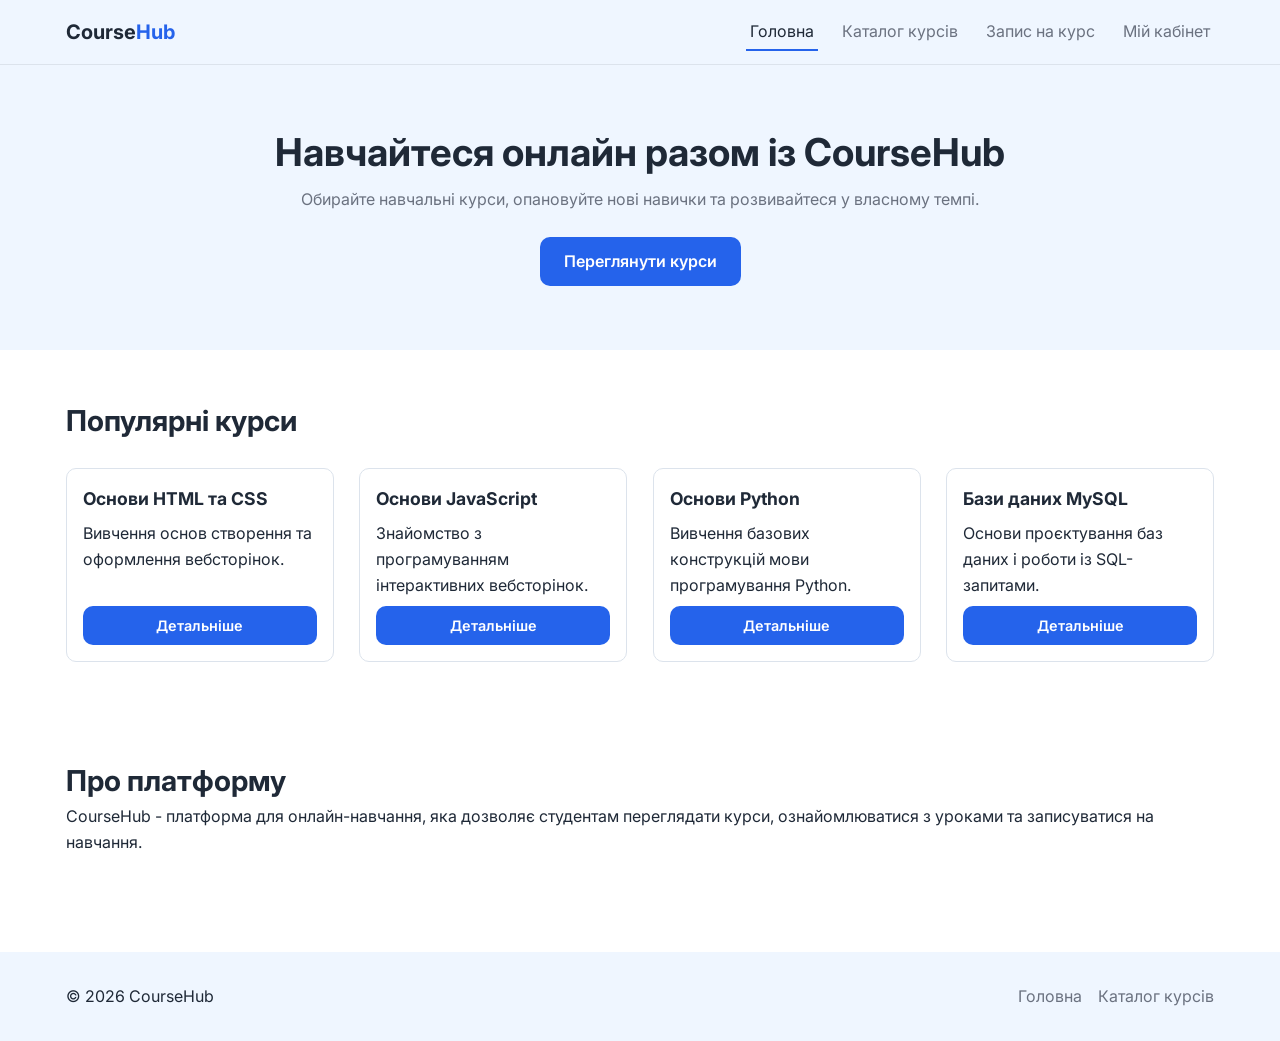
<file: src/index.html>
<!DOCTYPE html>
<html lang="uk">
<head>
    <meta charset="UTF-8">
    <meta name="viewport" content="width=device-width, initial-scale=1">
    <title>CourseHub - платформа онлайн-курсів</title>
    <link rel="stylesheet" href="css/style.css">
</head>
<body>
    <header class="header">
        <div class="container header__inner">
            <a class="logo" href="index.html">Course<span>Hub</span></a>

            <nav class="nav" aria-label="Головне меню">
                <ul class="nav__list">
                    <li>
                        <a class="nav__link nav__link--active"
                           href="index.html" aria-current="page">Головна</a>
                    </li>
                    <li>
                        <a class="nav__link"
                           href="pages/courses.html">Каталог курсів</a>
                    </li>
                    <li>
                        <a class="nav__link"
                           href="pages/enroll.html">Запис на курс</a>
                    </li>
                    <li>
                        <a class="nav__link"
                           href="pages/profile.html">Мій кабінет</a>
                    </li>
                </ul>
            </nav>
        </div>
    </header>

    <main>
        <section class="hero">
            <div class="container">
                <h1 class="hero__title">Навчайтеся онлайн разом із CourseHub</h1>
                <p class="hero__text">
                    Обирайте навчальні курси, опановуйте нові навички
                    та розвивайтеся у власному темпі.
                </p>
                <a class="btn" href="pages/courses.html">Переглянути курси</a>
            </div>
        </section>

        <section class="section container" aria-labelledby="popular-title">
            <h2 class="section__title" id="popular-title">Популярні курси</h2>

            <div class="cards">
                <article class="card">
                    <h3 class="card__title">Основи HTML та CSS</h3>
                    <p>Вивчення основ створення та оформлення вебсторінок.</p>
                    <a class="btn btn--sm" href="pages/courses.html">Детальніше</a>
                </article>

                <article class="card">
                    <h3 class="card__title">Основи JavaScript</h3>
                    <p>Знайомство з програмуванням інтерактивних вебсторінок.</p>
                    <a class="btn btn--sm" href="pages/courses.html">Детальніше</a>
                </article>

                <article class="card">
                    <h3 class="card__title">Основи Python</h3>
                    <p>Вивчення базових конструкцій мови програмування Python.</p>
                    <a class="btn btn--sm" href="pages/courses.html">Детальніше</a>
                </article>

                <article class="card">
                    <h3 class="card__title">Бази даних MySQL</h3>
                    <p>Основи проєктування баз даних і роботи із SQL-запитами.</p>
                    <a class="btn btn--sm" href="pages/courses.html">Детальніше</a>
                </article>
            </div>
        </section>

        <aside class="section container">
            <h2>Про платформу</h2>
            <p>
                CourseHub - платформа для онлайн-навчання, яка дозволяє
                студентам переглядати курси, ознайомлюватися з уроками
                та записуватися на навчання.
            </p>
        </aside>
    </main>

    <footer class="footer">
        <div class="container footer__inner">
            <p>© 2026 CourseHub</p>
            <ul class="footer__list">
                <li><a href="index.html">Головна</a></li>
                <li><a href="pages/courses.html">Каталог курсів</a></li>
            </ul>
        </div>
    </footer>
</body>
</html>
</file>
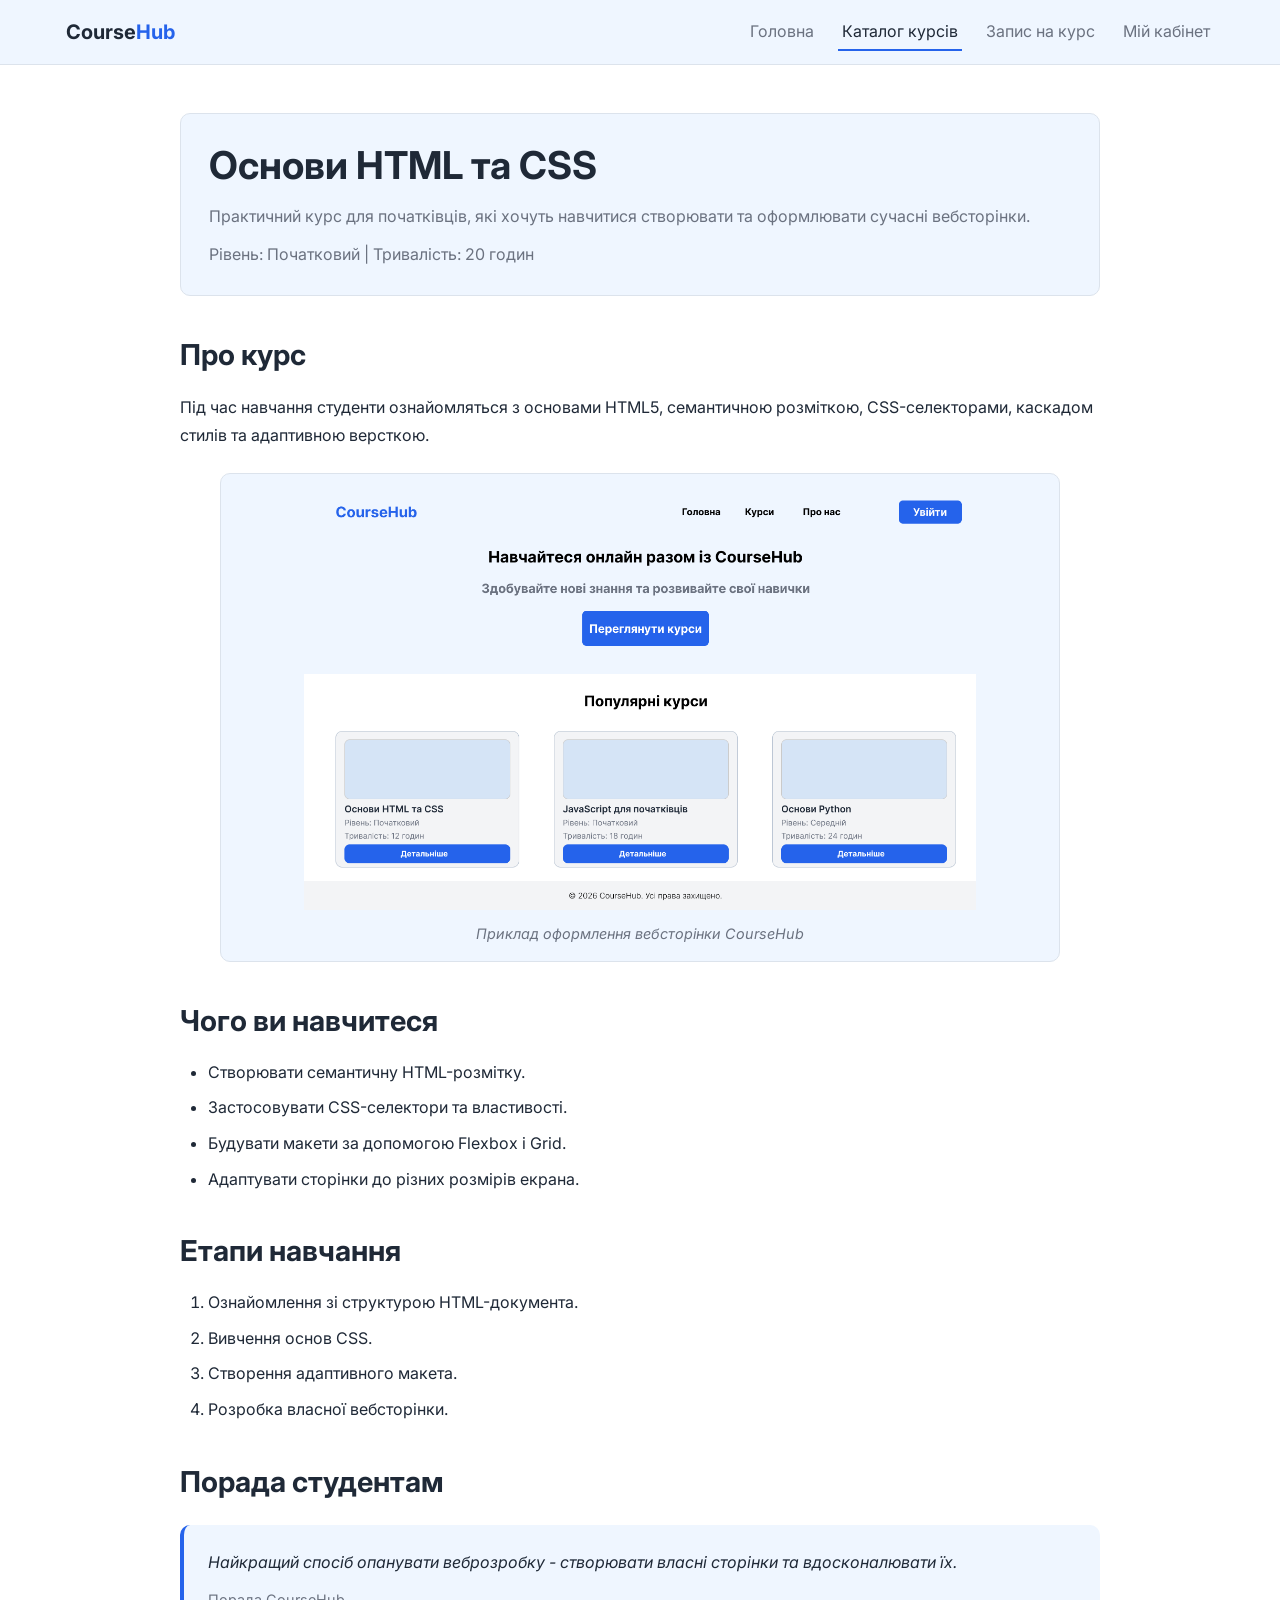
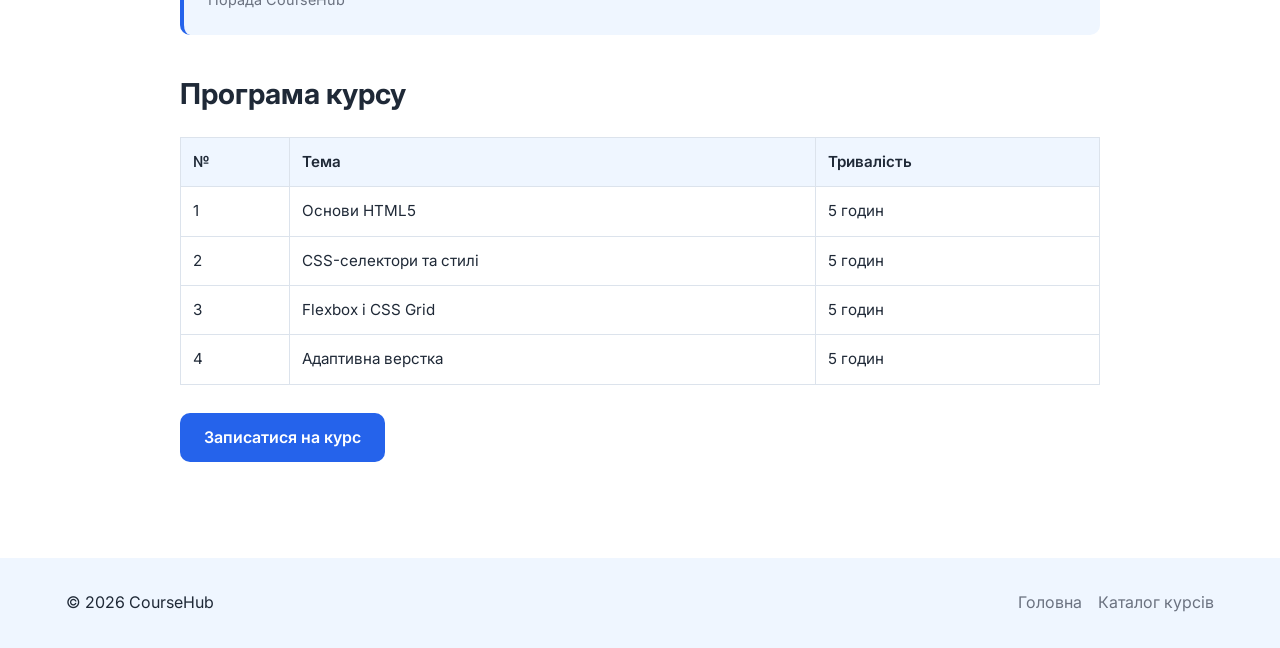
<file: src/pages/course.html>
<!DOCTYPE html>
<html lang="uk">
<head>
    <meta charset="UTF-8">
    <meta name="viewport" content="width=device-width, initial-scale=1">
    <title>Основи HTML та CSS - CourseHub</title>
    <link rel="stylesheet" href="../css/style.css">

    <style>
        .course-detail__header {
            border: 1px solid var(--color-border);
        }
    </style>
</head>
<body>
    <header class="header">
        <div class="container header__inner">
            <a class="logo" href="../index.html">Course<span>Hub</span></a>

            <nav class="nav" aria-label="Головне меню">
                <ul class="nav__list">
                    <li>
                        <a class="nav__link" href="../index.html">Головна</a>
                    </li>
                    <li>
                        <a class="nav__link nav__link--active"
                           href="courses.html" aria-current="page">Каталог курсів</a>
                    </li>
                    <li>
                        <a class="nav__link" href="enroll.html">Запис на курс</a>
                    </li>
                    <li>
                        <a class="nav__link" href="profile.html">Мій кабінет</a>
                    </li>
                </ul>
            </nav>
        </div>
    </header>

<main class="container">
    <article class="section course-detail">

        <header class="course-detail__header">
            <h1>Основи HTML та CSS</h1>
            <p>
                Практичний курс для початківців, які хочуть навчитися
                створювати та оформлювати сучасні вебсторінки.
            </p>
            <p>Рівень: Початковий | Тривалість: 20 годин</p>
        </header>

        <section class="course-detail__section">
            <h2>Про курс</h2>
            <p>
                Під час навчання студенти ознайомляться з основами
                HTML5, семантичною розміткою, CSS-селекторами,
                каскадом стилів та адаптивною версткою.
            </p>

            <figure class="course-detail__figure">
                <img
                    src="../assets/img/course-preview.png"
                    alt="Приклад вебсторінки освітньої платформи CourseHub"
                    width="1280"
                    loading="lazy"
                >
                <figcaption style="font-style: italic;">
                    Приклад оформлення вебсторінки CourseHub
                </figcaption>
            </figure>
        </section>

        <section class="course-detail__section">
            <h2>Чого ви навчитеся</h2>

            <ul>
                <li>Створювати семантичну HTML-розмітку.</li>
                <li>Застосовувати CSS-селектори та властивості.</li>
                <li>Будувати макети за допомогою Flexbox і Grid.</li>
                <li>Адаптувати сторінки до різних розмірів екрана.</li>
            </ul>
        </section>

        <section class="course-detail__section">
            <h2>Етапи навчання</h2>

            <ol>
                <li>Ознайомлення зі структурою HTML-документа.</li>
                <li>Вивчення основ CSS.</li>
                <li>Створення адаптивного макета.</li>
                <li>Розробка власної вебсторінки.</li>
            </ol>
        </section>

        <section class="course-detail__section">
            <h2>Порада студентам</h2>

            <blockquote>
                <p>
                    Найкращий спосіб опанувати веброзробку -
                    створювати власні сторінки та вдосконалювати їх.
                </p>
                <footer>Порада CourseHub</footer>
            </blockquote>
        </section>

        <section class="course-detail__section">
            <h2>Програма курсу</h2>

            <table class="course-table">
                <thead>
                    <tr>
                        <th scope="col">№</th>
                        <th scope="col">Тема</th>
                        <th scope="col">Тривалість</th>
                    </tr>
                </thead>

                <tbody>
                    <tr>
                        <td>1</td>
                        <td>Основи HTML5</td>
                        <td>5 годин</td>
                    </tr>
                    <tr>
                        <td>2</td>
                        <td>CSS-селектори та стилі</td>
                        <td>5 годин</td>
                    </tr>
                    <tr>
                        <td>3</td>
                        <td>Flexbox і CSS Grid</td>
                        <td>5 годин</td>
                    </tr>
                    <tr>
                        <td>4</td>
                        <td>Адаптивна верстка</td>
                        <td>5 годин</td>
                    </tr>
                </tbody>
            </table>
        </section>

        <a class="btn" href="enroll.html">
            Записатися на курс
        </a>

    </article>
</main>

    <footer class="footer">
        <div class="container footer__inner">
            <p>© 2026 CourseHub</p>
            <ul class="footer__list">
                <li><a href="../index.html">Головна</a></li>
                <li><a href="courses.html">Каталог курсів</a></li>
            </ul>
        </div>
    </footer>
</body>
</html>
</file>
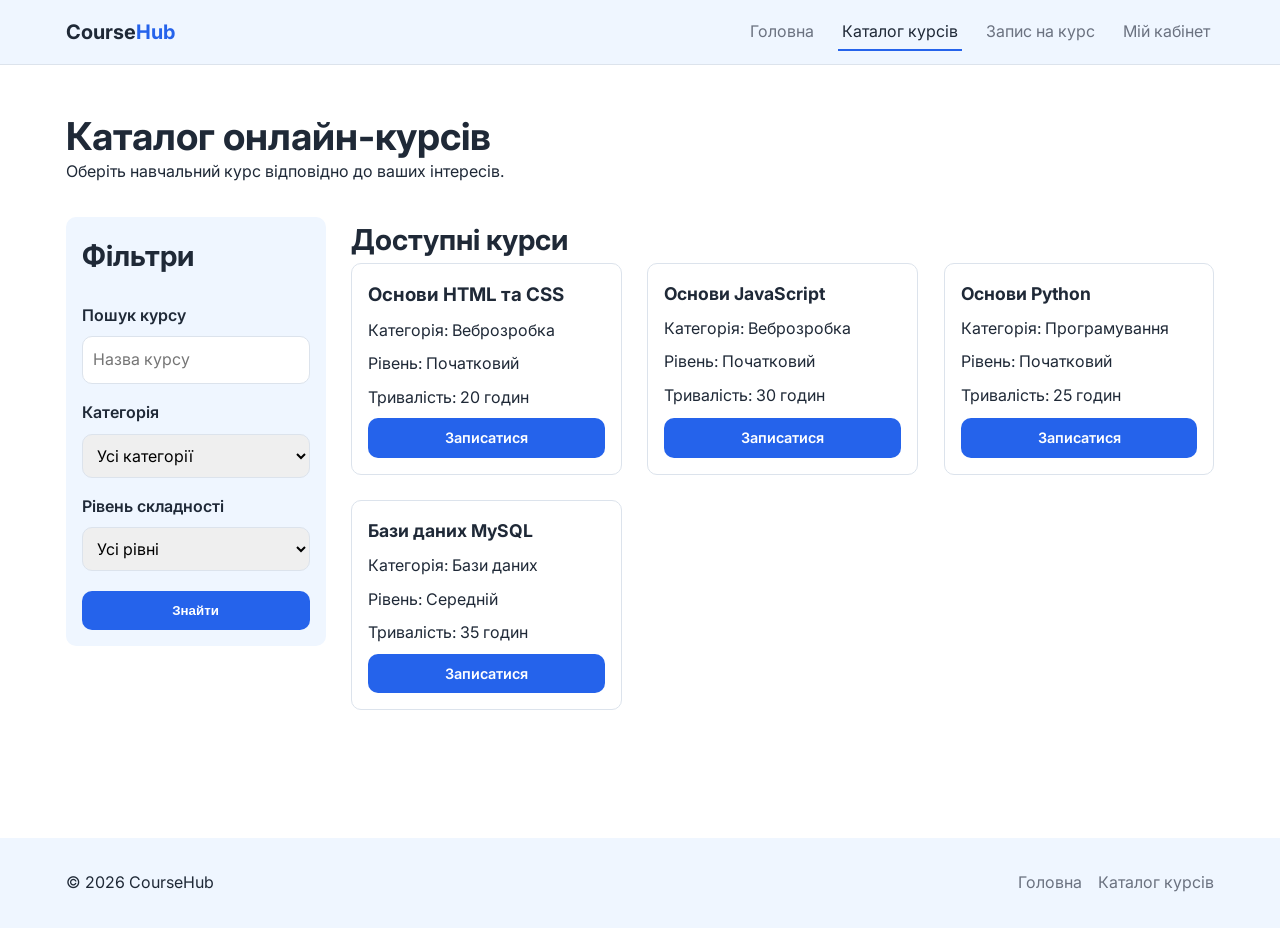
<file: src/pages/courses.html>
<!DOCTYPE html>
<html lang="uk">
<head>
    <meta charset="UTF-8">
    <meta name="viewport" content="width=device-width, initial-scale=1">
    <title>Каталог курсів - CourseHub</title>
    <link rel="stylesheet" href="../css/style.css">
</head>
<body>
    <header class="header">
        <div class="container header__inner">
            <a class="logo" href="../index.html">Course<span>Hub</span></a>

            <nav class="nav" aria-label="Головне меню">
                <ul class="nav__list">
                    <li>
                        <a class="nav__link" href="../index.html">Головна</a>
                    </li>
                    <li>
                        <a class="nav__link nav__link--active"
                           href="courses.html" aria-current="page">Каталог курсів</a>
                    </li>
                    <li>
                        <a class="nav__link" href="enroll.html">Запис на курс</a>
                    </li>
                    <li>
                        <a class="nav__link" href="profile.html">Мій кабінет</a>
                    </li>
                </ul>
            </nav>
        </div>
    </header>

    <main class="container">
        <section class="section" aria-labelledby="catalog-title">
            <h1 id="catalog-title">Каталог онлайн-курсів</h1>
            <p>Оберіть навчальний курс відповідно до ваших інтересів.</p>

            <div class="catalog">
                <aside class="catalog__filter">
                    <h2>Фільтри</h2>

                    <form action="courses.html" method="get">
                        <label for="search">Пошук курсу</label>
                        <input type="search" id="search" name="search"
                               placeholder="Назва курсу">

                        <label for="category">Категорія</label>
                        <select id="category" name="category">
                            <option value="">Усі категорії</option>
                            <option value="web">Веброзробка</option>
                            <option value="programming">Програмування</option>
                            <option value="database">Бази даних</option>
                        </select>

                        <label for="level">Рівень складності</label>
                        <select id="level" name="level">
                            <option value="">Усі рівні</option>
                            <option value="beginner">Початковий</option>
                            <option value="intermediate">Середній</option>
                            <option value="advanced">Просунутий</option>
                        </select>

                        <button class="btn" type="submit">Знайти</button>
                    </form>
                </aside>

                <section class="catalog__items" aria-labelledby="courses-title">
                    <h2 id="courses-title">Доступні курси</h2>

                    <div class="cards">
                        <article class="card">
                            <h3>
                             <a class="course-link" href="course.html">
                                Основи HTML та CSS
                              </a>
                            </h3>
                            <p>Категорія: Веброзробка</p>
                            <p>Рівень: Початковий</p>
                            <p>Тривалість: 20 годин</p>
                            <a class="btn btn--sm" href="enroll.html">Записатися</a>
                        </article>

                        <article class="card">
                            <h3 class="card__title">Основи JavaScript</h3>
                            <p>Категорія: Веброзробка</p>
                            <p>Рівень: Початковий</p>
                            <p>Тривалість: 30 годин</p>
                            <a class="btn btn--sm" href="enroll.html">Записатися</a>
                        </article>

                        <article class="card">
                            <h3 class="card__title">Основи Python</h3>
                            <p>Категорія: Програмування</p>
                            <p>Рівень: Початковий</p>
                            <p>Тривалість: 25 годин</p>
                            <a class="btn btn--sm" href="enroll.html">Записатися</a>
                        </article>

                        <article class="card">
                            <h3 class="card__title">Бази даних MySQL</h3>
                            <p>Категорія: Бази даних</p>
                            <p>Рівень: Середній</p>
                            <p>Тривалість: 35 годин</p>
                            <a class="btn btn--sm" href="enroll.html">Записатися</a>
                        </article>
                    </div>
                </section>
            </div>
        </section>
    </main>

    <footer class="footer">
        <div class="container footer__inner">
            <p>© 2026 CourseHub</p>
            <ul class="footer__list">
                <li><a href="../index.html">Головна</a></li>
                <li><a href="courses.html">Каталог курсів</a></li>
            </ul>
        </div>
    </footer>
</body>
</html>
</file>
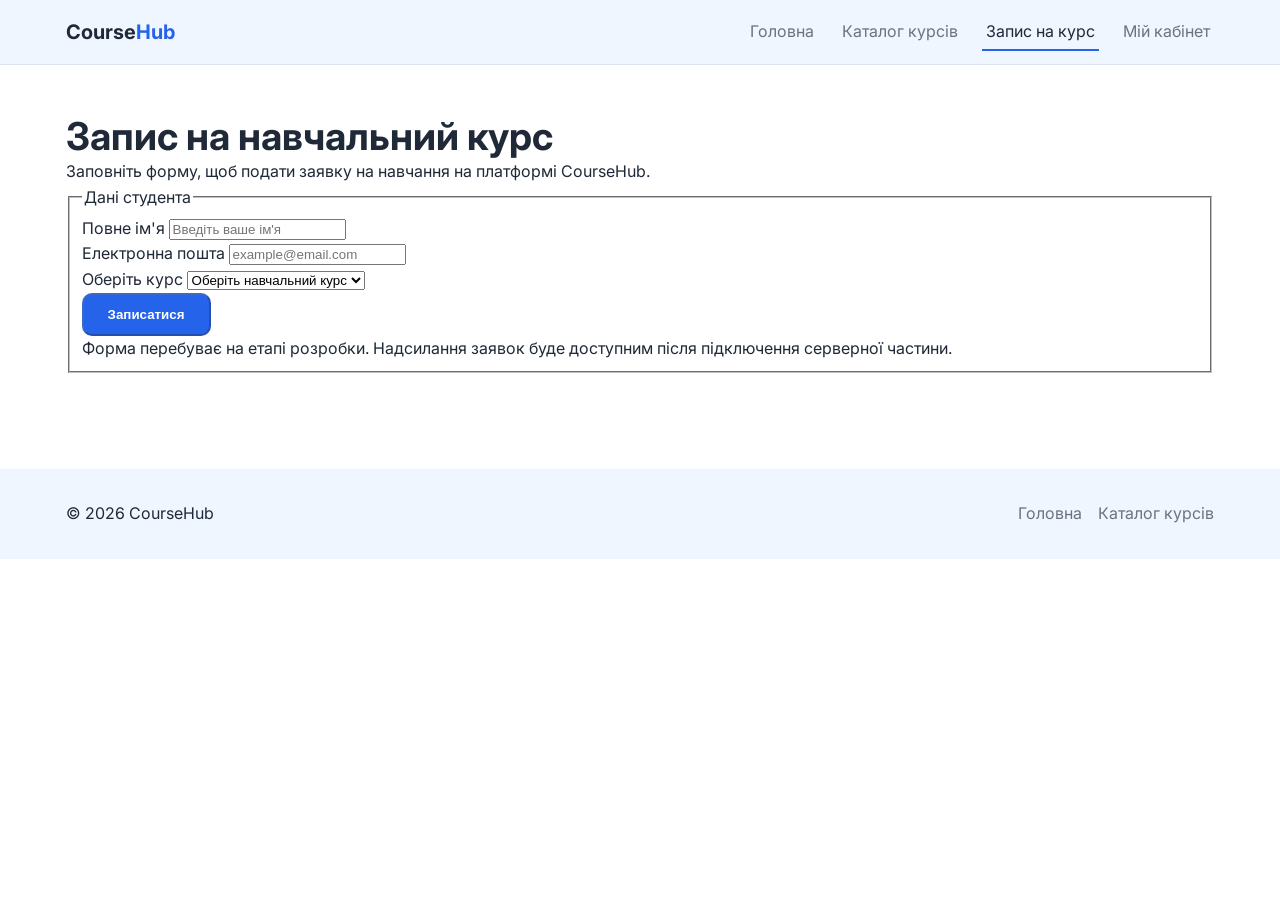
<file: src/pages/enroll.html>
<!DOCTYPE html>
<html lang="uk">
<head>
    <meta charset="UTF-8">
    <meta name="viewport" content="width=device-width, initial-scale=1">
    <title>Запис на курс - CourseHub</title>
    <link rel="stylesheet" href="../css/style.css">
</head>
<body>
    <header class="header">
        <div class="container header__inner">
            <a class="logo" href="../index.html">Course<span>Hub</span></a>

            <nav class="nav" aria-label="Головне меню">
                <ul class="nav__list">
                    <li>
                        <a class="nav__link" href="../index.html">Головна</a>
                    </li>
                    <li>
                        <a class="nav__link" href="courses.html">Каталог курсів</a>
                    </li>
                    <li>
                        <a class="nav__link nav__link--active"
                           href="enroll.html" aria-current="page">Запис на курс</a>
                    </li>
                    <li>
                        <a class="nav__link" href="profile.html">Мій кабінет</a>
                    </li>
                </ul>
            </nav>
        </div>
    </header>

    <main class="container">
        <section class="section" aria-labelledby="enroll-title">
            <h1 id="enroll-title">Запис на навчальний курс</h1>

            <p>
                Заповніть форму, щоб подати заявку на навчання
                на платформі CourseHub.
            </p>

            <form class="enroll-form" method="post">
                <fieldset>
                    <legend>Дані студента</legend>

                    <div class="form-group">
                        <label for="full-name">Повне ім'я</label>
                        <input
                            type="text"
                            id="full-name"
                            name="full_name"
                            minlength="2"
                            autocomplete="name"
                            placeholder="Введіть ваше ім'я"
                            required
                        >
                    </div>

                    <div class="form-group">
                        <label for="email">Електронна пошта</label>
                        <input
                            type="email"
                            id="email"
                            name="email"
                            autocomplete="email"
                            placeholder="example@email.com"
                            required
                        >
                    </div>

                    <div class="form-group">
                        <label for="course">Оберіть курс</label>
                        <select id="course" name="course" required>
                            <option value="">Оберіть навчальний курс</option>
                            <option value="html-css">Основи HTML та CSS</option>
                            <option value="javascript">Основи JavaScript</option>
                            <option value="python">Основи Python</option>
                            <option value="mysql">Бази даних MySQL</option>
                        </select>
                    </div>

                    <button class="btn" type="submit" disabled>
                        Записатися
                    </button>

                    <p>
                        Форма перебуває на етапі розробки.
                        Надсилання заявок буде доступним
                        після підключення серверної частини.
                    </p>
                </fieldset>
            </form>
        </section>
    </main>

    <footer class="footer">
        <div class="container footer__inner">
            <p>© 2026 CourseHub</p>
            <ul class="footer__list">
                <li><a href="../index.html">Головна</a></li>
                <li><a href="courses.html">Каталог курсів</a></li>
            </ul>
        </div>
    </footer>
</body>
</html>
</file>
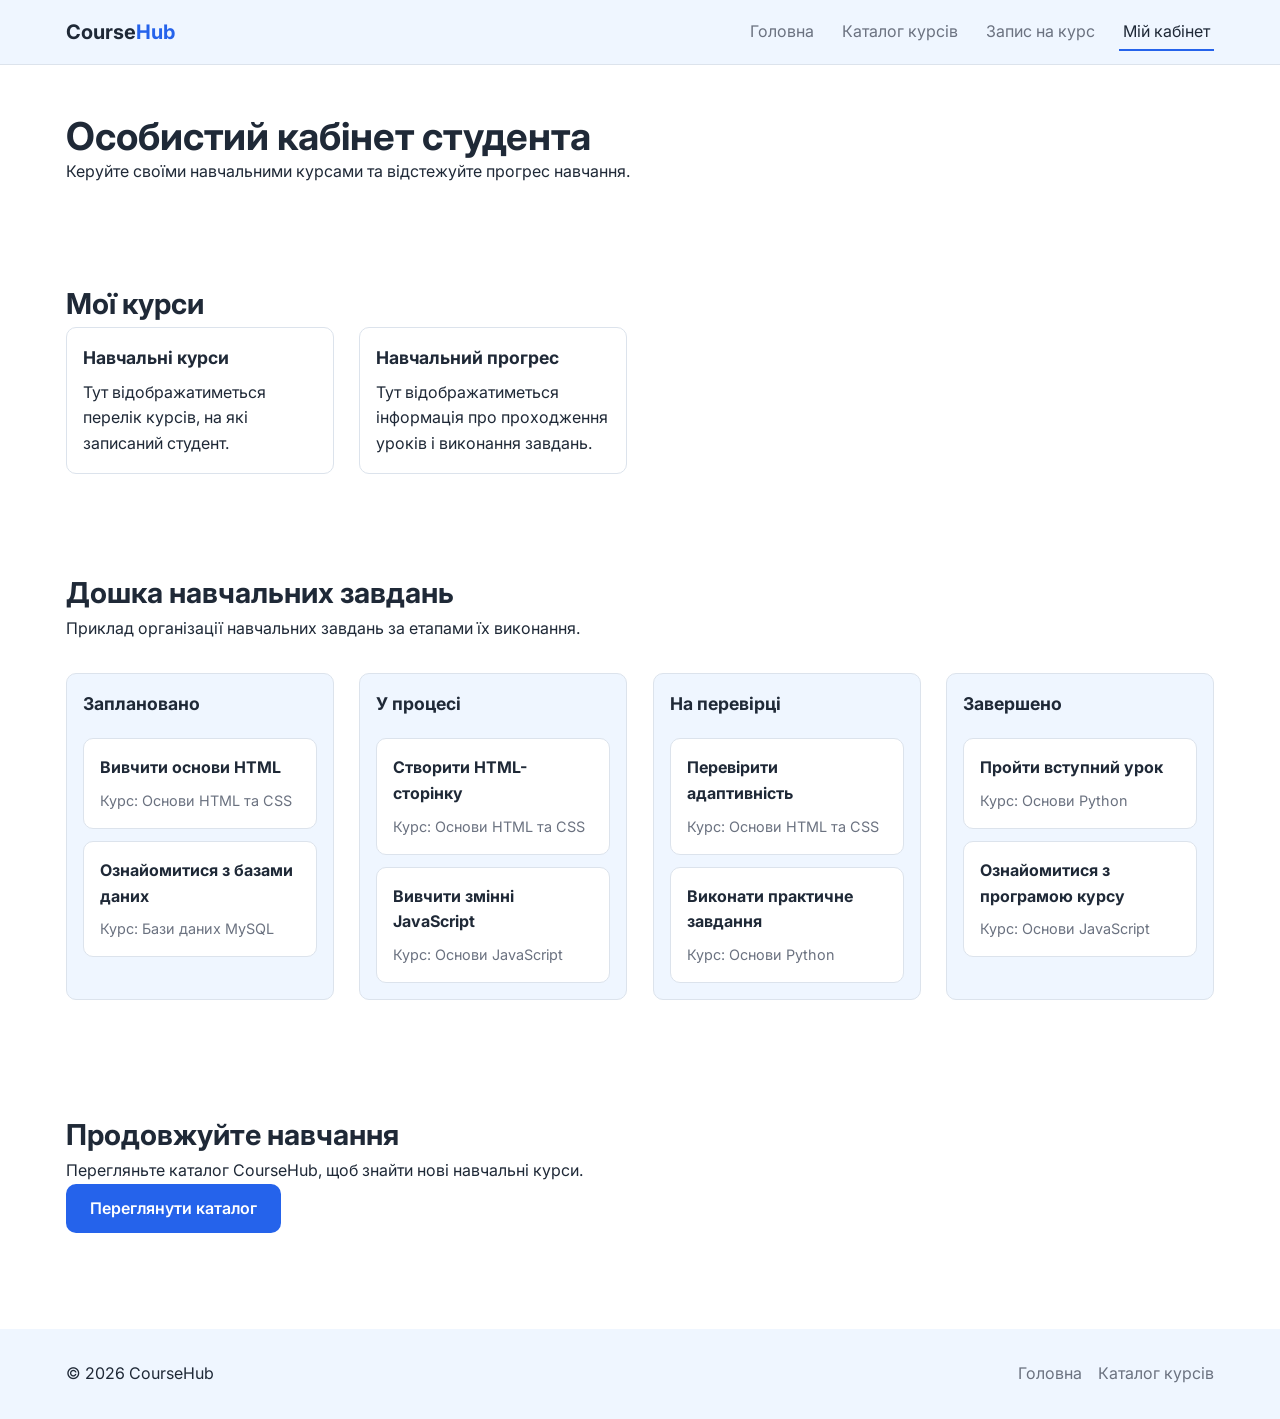
<file: src/pages/profile.html>
<!DOCTYPE html>
<html lang="uk">
<head>
    <meta charset="UTF-8">
    <meta name="viewport" content="width=device-width, initial-scale=1">
    <title>Мій кабінет - CourseHub</title>
    <link rel="stylesheet" href="../css/style.css">
</head>
<body>
    <header class="header">
        <div class="container header__inner">
            <a class="logo" href="../index.html">Course<span>Hub</span></a>

            <nav class="nav" aria-label="Головне меню">
                <ul class="nav__list">
                    <li>
                        <a class="nav__link" href="../index.html">Головна</a>
                    </li>
                    <li>
                        <a class="nav__link" href="courses.html">Каталог курсів</a>
                    </li>
                    <li>
                        <a class="nav__link" href="enroll.html">Запис на курс</a>
                    </li>
                    <li>
                        <a class="nav__link nav__link--active"
                           href="profile.html" aria-current="page">Мій кабінет</a>
                    </li>
                </ul>
            </nav>
        </div>
    </header>

    <main class="container">
        <section class="section" aria-labelledby="profile-title">
            <h1 id="profile-title">Особистий кабінет студента</h1>
            <p>
                Керуйте своїми навчальними курсами
                та відстежуйте прогрес навчання.
            </p>
        </section>

        <section class="section" aria-labelledby="my-courses-title">
            <h2 id="my-courses-title">Мої курси</h2>

            <div class="cards">
                <article class="card">
                    <h3 class="card__title">Навчальні курси</h3>
                    <p>
                        Тут відображатиметься перелік курсів,
                        на які записаний студент.
                    </p>
                </article>

                <article class="card">
                    <h3 class="card__title">Навчальний прогрес</h3>
                    <p>
                        Тут відображатиметься інформація
                        про проходження уроків і виконання завдань.
                    </p>
                </article>
            </div>
        </section>

<section class="section" aria-labelledby="board-title">
    <h2 id="board-title">Дошка навчальних завдань</h2>
    <p>
        Приклад організації навчальних завдань
        за етапами їх виконання.
    </p>

    <div class="task-board"
         role="region"
         aria-label="Дошка завдань із горизонтальним прокручуванням"
         tabindex="0">

        <div class="task-board__columns">

            <section class="task-column" aria-labelledby="planned-title">
                <h3 id="planned-title">Заплановано</h3>

                <article class="task-card">
                    <h4>Вивчити основи HTML</h4>
                    <p>Курс: Основи HTML та CSS</p>
                </article>

                <article class="task-card">
                    <h4>Ознайомитися з базами даних</h4>
                    <p>Курс: Бази даних MySQL</p>
                </article>
            </section>

            <section class="task-column" aria-labelledby="progress-title">
                <h3 id="progress-title">У процесі</h3>

                <article class="task-card">
                    <h4>Створити HTML-сторінку</h4>
                    <p>Курс: Основи HTML та CSS</p>
                </article>

                <article class="task-card">
                    <h4>Вивчити змінні JavaScript</h4>
                    <p>Курс: Основи JavaScript</p>
                </article>
            </section>

            <section class="task-column" aria-labelledby="review-title">
                <h3 id="review-title">На перевірці</h3>

                <article class="task-card">
                    <h4>Перевірити адаптивність</h4>
                    <p>Курс: Основи HTML та CSS</p>
                </article>

                <article class="task-card">
                    <h4>Виконати практичне завдання</h4>
                    <p>Курс: Основи Python</p>
                </article>
            </section>

            <section class="task-column" aria-labelledby="completed-title">
                <h3 id="completed-title">Завершено</h3>

                <article class="task-card">
                    <h4>Пройти вступний урок</h4>
                    <p>Курс: Основи Python</p>
                </article>

                <article class="task-card">
                    <h4>Ознайомитися з програмою курсу</h4>
                    <p>Курс: Основи JavaScript</p>
                </article>
            </section>

        </div>
    </div>
</section>

        <aside class="section" aria-labelledby="learning-title">
            <h2 id="learning-title">Продовжуйте навчання</h2>
            <p>
                Перегляньте каталог CourseHub, щоб знайти
                нові навчальні курси.
            </p>

            <a class="btn" href="courses.html">Переглянути каталог</a>
        </aside>
    </main>

    <footer class="footer">
        <div class="container footer__inner">
            <p>© 2026 CourseHub</p>
            <ul class="footer__list">
                <li><a href="../index.html">Головна</a></li>
                <li><a href="courses.html">Каталог курсів</a></li>
            </ul>
        </div>
    </footer>
</body>
</html>
</file>
<file: src/css/style.css>
@import url("https://fonts.googleapis.com/css2?family=Inter:wght@400;500;600;700&display=swap");

/* ---------- 1. Змінні та скидання ---------- */

:root {
    --color-primary: #2563EB;
    --color-text: #1F2937;
    --color-muted: #6B7280;
    --color-bg: #FFFFFF;
    --color-surface: #EFF6FF;
    --color-image: #E8F0FB;
    --color-border: #DCE3EC;
    --radius: 10px;
    --gap: clamp(16px, 2vw, 28px);
    --container: 1200px;
}

*, *::before, *::after {
    box-sizing: border-box;
}

body, h1, h2, h3, p, ul {
    margin: 0;
    padding: 0;
}

ul {
    list-style: none;
}

a {
    text-decoration: none;
    color: inherit;
}

img {
    max-width: 100%;
    height: auto;
    display: block;
}

/* ---------- 2. Типографіка ---------- */

body {
    font-family: "Inter", Arial, sans-serif;
    font-size: 16px;
    line-height: 1.6;
    color: var(--color-text);
    background: var(--color-bg);
}

h1 {
    font-size: clamp(1.6rem, 3vw, 2.4rem);
    line-height: 1.2;
}

h2 {
    font-size: clamp(1.3rem, 2.4vw, 1.8rem);
}


/* ---------- 3. Макет ---------- */

.container {
    max-width: var(--container);
    margin-inline: auto;
    padding-inline: var(--gap);
}

.header {
    position: sticky;
    top: 0;
    z-index: 10;
    background: var(--color-surface);
    border-bottom: 1px solid var(--color-border);
}

.header__inner {
    display: flex;
    align-items: center;
    justify-content: space-between;
    gap: 24px;
    min-height: 64px;
}

.logo {
    font-weight: 700;
    font-size: 1.25rem;
}

.logo span {
    color: var(--color-primary);
}

.nav__list {
    display: flex;
    gap: 20px;
}

.nav__link {
    padding: 8px 4px;
    color: var(--color-muted);
    border-bottom: 2px solid transparent;
}

.nav__link:hover,
.nav__link:focus-visible {
    color: var(--color-primary);
}

.nav__link--active {
    color: var(--color-text);
    border-bottom-color: var(--color-primary);
}


/* ---------- 4. Компоненти ---------- */

/* ---------- Макет каталогу курсів ---------- */

.catalog {
    display: grid;
    grid-template-columns: 260px minmax(0, 1fr);
    grid-template-areas: "filter items";
    gap: var(--gap);
    padding-block: 32px;
}

.catalog__filter {
    grid-area: filter;
    align-self: start;
    position: sticky;
    top: 80px;
    padding: 16px;
    background: var(--color-surface);
    border-radius: var(--radius);
}

.catalog__items {
    grid-area: items;
    min-width: 0;
}

/* Форма фільтрації */

.catalog__filter form {
    display: grid;
    gap: 8px;
    margin-top: 16px;
}

.catalog__filter label {
    margin-top: 8px;
    font-weight: 600;
}

.catalog__filter input,
.catalog__filter select {
    width: 100%;
    min-width: 0;
    padding: 10px;
    border: 1px solid var(--color-border);
    border-radius: var(--radius);
    font: inherit;
}

.catalog__filter .btn {
    margin-top: 12px;
    border: none;
    cursor: pointer;
}

.hero {
    background: var(--color-surface);
    padding-block: 64px;
    text-align: center;
}

.hero__text {
    color: var(--color-muted);
    margin-block: 12px 24px;
}

.btn {
    display: inline-block;
    padding: 12px 24px;
    background: var(--color-primary);
    color: #fff;
    border-radius: var(--radius);
    font-weight: 600;
}

.btn--sm {
    padding: 8px 16px;
    font-size: .9rem;
}

.section {
    padding-block: 48px;
}

.section__title {
    margin-bottom: 24px;
}

.cards {
    display: grid;
    gap: var(--gap);
    grid-template-columns: repeat(auto-fill, minmax(240px, 1fr));
}

.card {
    display: flex;
    flex-direction: column;
    gap: 8px;
    padding: 16px;
    border: 1px solid var(--color-border);
    border-radius: var(--radius);
    background: #fff;
}

.card__title {
    font-size: 1.1rem;
}

.card .btn {
    margin-top: auto;
    text-align: center;
}

.footer {
    background: var(--color-surface);
    padding-block: 32px;
    margin-top: 48px;
}

.footer__inner {
    display: flex;
    justify-content: space-between;
    gap: 16px;
    flex-wrap: wrap;
}

.footer__list {
    display: flex;
    gap: 16px;
    color: var(--color-muted);
}

/* ---------- Дошка навчальних завдань ---------- */

.task-board {
    max-width: 100%;
    overflow-x: auto;
    margin-top: 20px;
    padding-block: 12px 16px;
    scrollbar-width: thin;
    scrollbar-color: var(--color-primary) var(--color-surface);
}

.task-board__columns {
    display: grid;
    grid-template-columns: repeat(4, minmax(260px, 1fr));
    gap: var(--gap);
    min-width: 1124px;
}

.task-column {
    display: flex;
    flex-direction: column;
    gap: 12px;
    padding: 16px;
    background: var(--color-surface);
    border: 1px solid var(--color-border);
    border-radius: var(--radius);
}

.task-column h3 {
    font-size: 1.1rem;
    margin-bottom: 8px;
}

.task-card {
    padding: 16px;
    background: var(--color-bg);
    border: 1px solid var(--color-border);
    border-radius: var(--radius);
}

.task-card h4 {
    margin: 0 0 8px;
    font-size: 1rem;
}

.task-card p {
    color: var(--color-muted);
    font-size: .9rem;
}

.task-board:focus-visible {
    outline: 2px solid var(--color-primary);
    outline-offset: 2px;
}

/* ---------- Сторінка окремого курсу ---------- */

.course-detail {
    max-width: 920px;
    margin-inline: auto;
}

.course-detail__header {
    padding: 28px;
    background: var(--color-surface);
    border-radius: var(--radius);
}

.course-detail__header h1 {
    margin-bottom: 16px;
    color: var(--color-text);
}

.course-detail__header p {
    margin-top: 12px;
    color: var(--color-muted);
}

.course-detail__section {
    margin-top: 36px;
}

.course-detail__section h2 {
    margin-bottom: 16px;
    color: var(--color-text);
}

.course-detail__section > p {
    line-height: 1.7;
}

/* Списки */

.course-detail__section ul,
.course-detail__section ol {
    padding-left: 28px;
    margin-top: 16px;
}

.course-detail__section ul {
    list-style-type: disc;
}

.course-detail__section ol {
    list-style-type: decimal;
}

.course-detail__section li {
    margin-bottom: 10px;
    line-height: 1.6;
}

/* Зображення */

.course-detail__figure {
    margin-top: 24px;
    padding: 16px;
    background: var(--color-surface);
    border: 1px solid var(--color-border);
    border-radius: var(--radius);
}

.course-detail__figure img {
    display: block;
    width: 100%;
    height: auto;
    max-height: 420px;
    object-fit: contain;
    border-radius: var(--radius);
}

.course-detail__figure figcaption {
    margin-top: 12px;
    color: var(--color-muted);
    font-size: 0.9rem;
    text-align: center;
}

/* Цитата */

.course-detail blockquote {
    margin: 20px 0;
    padding: 24px;
    background: var(--color-surface);
    border-left: 4px solid var(--color-primary);
    border-radius: var(--radius);
}

.course-detail blockquote p {
    font-style: italic;
    line-height: 1.7;
}

.course-detail blockquote footer {
    margin-top: 12px;
    color: var(--color-muted);
    font-size: 0.9rem;
}

/* Таблиця */

.course-table {
    width: 100%;
    border-collapse: collapse;
    margin-top: 20px;
    font-size: 0.95rem;
}

.course-table th,
.course-table td {
    padding: 12px;
    border: 1px solid var(--color-border);
    text-align: left;
    overflow-wrap: anywhere;
}

.course-table th {
    background: var(--color-surface);
    color: var(--color-text);
    font-weight: 600;
}

.course-table tbody tr:hover {
    background: var(--color-surface);
}

/* Кнопка запису */

.course-detail > .btn {
    margin-top: 28px;
}
/* Посилання на сторінку курсу */

.course-link {
    color: var(--color-text);
    text-decoration: none;
}

.course-link:hover,
.course-link:focus-visible {
    color: var(--color-primary);
    text-decoration: underline;
}

/* ---------- 5. Медіазапити ---------- */

@media (max-width: 768px) {
    .header__inner {
        min-height: 56px;
        flex-wrap: wrap;
        padding-block: 8px;
    }

    .nav__list {
        gap: 12px;
        font-size: .9rem;
    }

    .hero {
        padding-block: 40px;
    }

    .catalog {
        grid-template-columns: 1fr;
        grid-template-areas:
            "filter"
            "items";
    }

    .catalog__filter {
        position: static;
    }
}


@media (max-width: 420px) {
    .header__inner {
        flex-direction: column;
        align-items: flex-start;
        gap: 8px;
    }

    .nav {
        width: 100%;
    }

    .nav__list {
        flex-wrap: wrap;
        justify-content: center;
        gap: 8px 12px;
    }

    .footer__inner {
        flex-direction: column;
        align-items: flex-start;
    }
}
</file>
